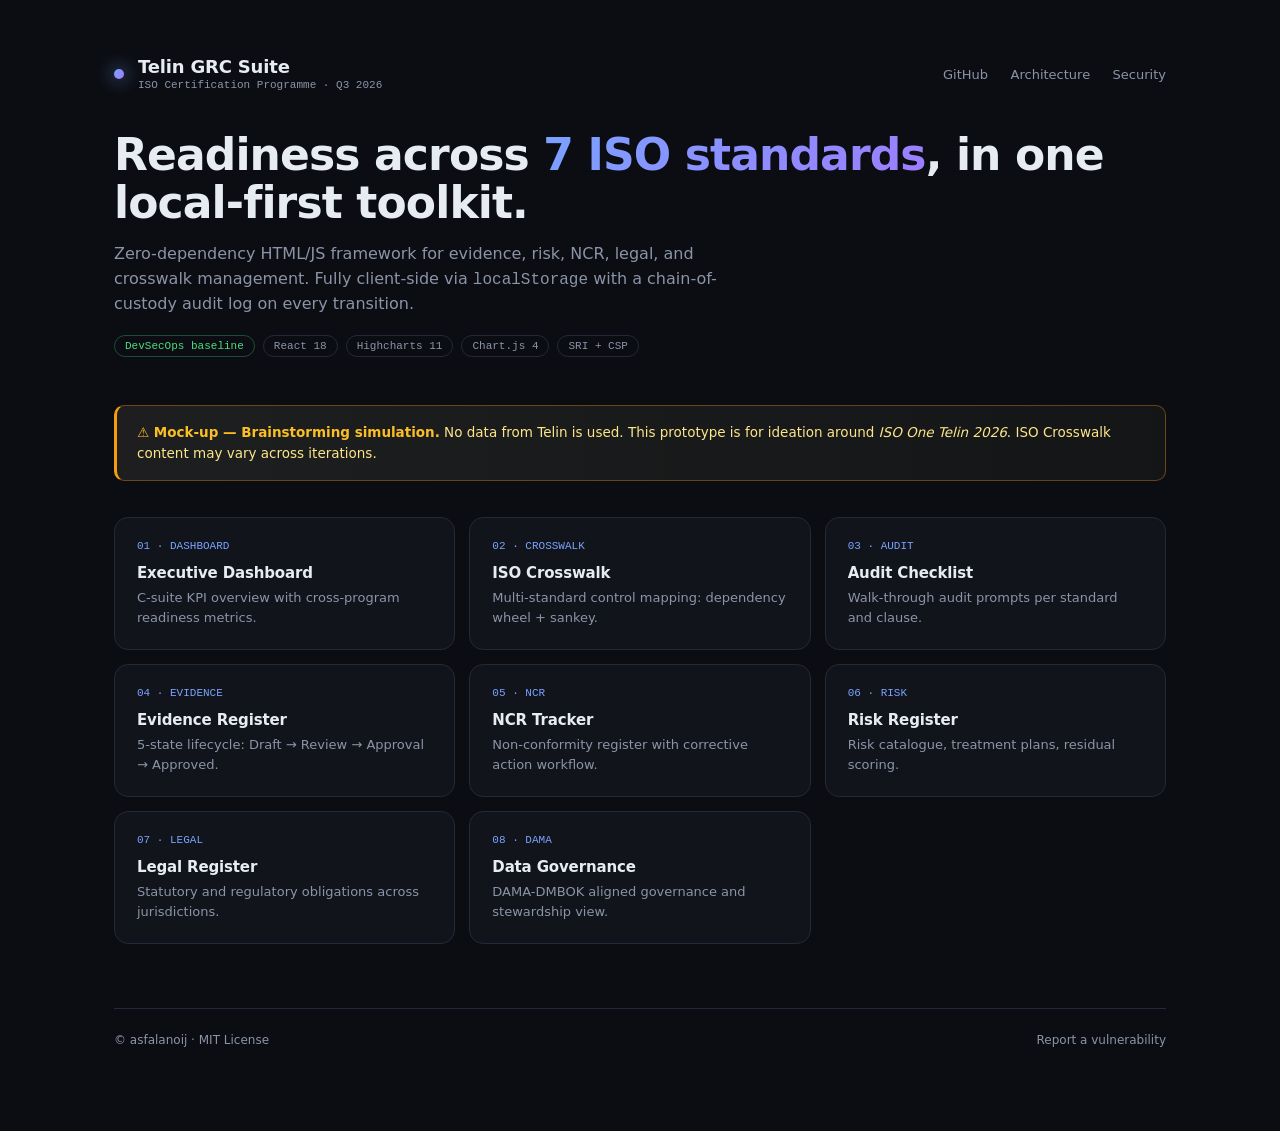
<file: index.html>
<!DOCTYPE html>
<html lang="en">
<head>
<meta charset="UTF-8" />
<meta http-equiv="Content-Security-Policy" content="default-src 'self'; script-src 'self' 'unsafe-inline'; style-src 'self' https://fonts.googleapis.com 'unsafe-inline'; font-src 'self' https://fonts.gstatic.com data:; img-src 'self' data: https:; connect-src 'self'; object-src 'none'; base-uri 'self'; frame-ancestors 'self'; form-action 'self'" />
<meta http-equiv="X-Content-Type-Options" content="nosniff" />
<meta name="referrer" content="strict-origin-when-cross-origin" />
<meta http-equiv="Permissions-Policy" content="geolocation=(), microphone=(), camera=()" />
<link rel="stylesheet" href="theme.css" />
<meta name="viewport" content="width=device-width, initial-scale=1.0" />
<title>Telin GRC Suite — ISO Certification Programme 2026</title>
<link rel="preconnect" href="https://fonts.googleapis.com" />
<link rel="preconnect" href="https://fonts.gstatic.com" crossorigin />
<link href="https://fonts.googleapis.com/css2?family=Plus+Jakarta+Sans:wght@400;500;600;700;800&family=Inter:wght@400;500;600&family=DM+Mono:wght@400;500&display=swap" rel="stylesheet" />
<style>
  :root {
    --bg: #0b0d12;
    --panel: #11141b;
    --panel-2: #161a23;
    --border: #232938;
    --fg: #e7ecf3;
    --muted: #8b94a7;
    --accent: #7aa2ff;
    --accent-2: #9d7dff;
    --good: #4ade80;
  }
  * { box-sizing: border-box; }
  html, body { margin: 0; padding: 0; background: var(--bg); color: var(--fg); font-family: 'Plus Jakarta Sans', system-ui, sans-serif; -webkit-font-smoothing: antialiased; }
  .wrap { max-width: 1100px; margin: 0 auto; padding: 56px 24px 80px; }
  header { display: flex; align-items: center; justify-content: space-between; gap: 24px; margin-bottom: 40px; flex-wrap: wrap; }
  .brand { display: flex; align-items: center; gap: 14px; }
  .brand .dot { width: 10px; height: 10px; border-radius: 50%; background: linear-gradient(135deg, var(--accent), var(--accent-2)); box-shadow: 0 0 18px var(--accent); }
  .brand h1 { font-size: 18px; font-weight: 700; margin: 0; letter-spacing: -0.01em; }
  .brand .tag { font-family: 'DM Mono', monospace; font-size: 11px; color: var(--muted); margin-top: 2px; }
  nav a { color: var(--muted); text-decoration: none; font-size: 13px; margin-left: 18px; transition: color .15s; }
  nav a:hover { color: var(--fg); }
  .hero { margin: 24px 0 48px; }
  .hero h2 { font-size: clamp(28px, 4vw, 44px); line-height: 1.1; margin: 0 0 14px; letter-spacing: -0.02em; font-weight: 800; }
  .hero h2 span { background: linear-gradient(135deg, var(--accent), var(--accent-2)); -webkit-background-clip: text; background-clip: text; color: transparent; }
  .hero p { color: var(--muted); font-size: 16px; max-width: 620px; line-height: 1.55; margin: 0; }
  .badges { margin-top: 18px; display: flex; gap: 8px; flex-wrap: wrap; }
  .badge { font-family: 'DM Mono', monospace; font-size: 11px; padding: 4px 10px; border: 1px solid var(--border); border-radius: 999px; color: var(--muted); }
  .badge.good { color: var(--good); border-color: rgba(74, 222, 128, 0.3); }
  .grid { display: grid; grid-template-columns: repeat(auto-fill, minmax(260px, 1fr)); gap: 14px; }
  .card { display: block; padding: 22px; background: var(--panel); border: 1px solid var(--border); border-radius: 14px; text-decoration: none; color: inherit; transition: transform .12s, border-color .12s, background .12s; }
  .card:hover { transform: translateY(-2px); border-color: var(--accent); background: var(--panel-2); }
  .card h3 { margin: 0 0 6px; font-size: 15px; font-weight: 600; letter-spacing: -0.01em; }
  .card p { margin: 0; font-size: 13px; color: var(--muted); line-height: 1.5; }
  .card .icon { font-family: 'DM Mono', monospace; font-size: 11px; color: var(--accent); margin-bottom: 12px; display: block; }
  footer { margin-top: 64px; padding-top: 24px; border-top: 1px solid var(--border); display: flex; justify-content: space-between; align-items: center; gap: 16px; flex-wrap: wrap; font-size: 12px; color: var(--muted); }
  footer a { color: var(--muted); text-decoration: none; }
  footer a:hover { color: var(--fg); }
</style>
<script src="data/iso.js"></script>
<script src="components/cmdk.js" defer></script>
<script src="components/toast.js" defer></script>
</head>
<body>
<div class="wrap">
  <header>
    <div class="brand">
      <span class="dot"></span>
      <div>
        <h1>Telin GRC Suite</h1>
        <div class="tag">ISO Certification Programme · Q3 2026</div>
      </div>
    </div>
    <nav>
      <a href="https://github.com/asfalanoij/iso" target="_blank" rel="noopener">GitHub</a>
      <a href="Architecture.md">Architecture</a>
      <a href="SECURITY.md">Security</a>
    </nav>
  </header>

  <section class="hero">
    <h2>Readiness across <span>7 ISO standards</span>, in one local-first toolkit.</h2>
    <p>Zero-dependency HTML/JS framework for evidence, risk, NCR, legal, and crosswalk management. Fully client-side via <code>localStorage</code> with a chain-of-custody audit log on every transition.</p>
    <div class="badges">
      <span class="badge good">DevSecOps baseline</span>
      <span class="badge">React 18</span>
      <span class="badge">Highcharts 11</span>
      <span class="badge">Chart.js 4</span>
      <span class="badge">SRI + CSP</span>
    </div>
  </section>

  <section style="margin: 0 0 36px; padding: 16px 20px; background: linear-gradient(90deg, rgba(254,243,199,.08), rgba(253,230,138,.04)); border: 1px solid rgba(245,158,11,.35); border-left: 3px solid #f59e0b; border-radius: 10px; color: #fde68a; font-size: 13.5px; line-height: 1.55;">
    <strong style="color: #fbbf24;">⚠ Mock-up — Brainstorming simulation.</strong>
    No data from Telin is used. This prototype is for ideation around <em>ISO One Telin 2026</em>. ISO Crosswalk content may vary across iterations.
  </section>

  <section class="grid">
    <a class="card" href="Dashboard.html"><span class="icon">01 · DASHBOARD</span><h3>Executive Dashboard</h3><p>C-suite KPI overview with cross-program readiness metrics.</p></a>
    <a class="card" href="ISO%20Crosswalk.html"><span class="icon">02 · CROSSWALK</span><h3>ISO Crosswalk</h3><p>Multi-standard control mapping: dependency wheel + sankey.</p></a>
    <a class="card" href="Audit%20Checklist.html"><span class="icon">03 · AUDIT</span><h3>Audit Checklist</h3><p>Walk-through audit prompts per standard and clause.</p></a>
    <a class="card" href="Evidence%20Register.html"><span class="icon">04 · EVIDENCE</span><h3>Evidence Register</h3><p>5-state lifecycle: Draft → Review → Approval → Approved.</p></a>
    <a class="card" href="NCR%20Tracker.html"><span class="icon">05 · NCR</span><h3>NCR Tracker</h3><p>Non-conformity register with corrective action workflow.</p></a>
    <a class="card" href="Risk%20Register.html"><span class="icon">06 · RISK</span><h3>Risk Register</h3><p>Risk catalogue, treatment plans, residual scoring.</p></a>
    <a class="card" href="Legal%20Register.html"><span class="icon">07 · LEGAL</span><h3>Legal Register</h3><p>Statutory and regulatory obligations across jurisdictions.</p></a>
    <a class="card" href="Data%20Governance.html"><span class="icon">08 · DAMA</span><h3>Data Governance</h3><p>DAMA-DMBOK aligned governance and stewardship view.</p></a>
  </section>

  <footer>
    <div>© asfalanoij · MIT License</div>
    <div><a href="https://github.com/asfalanoij/iso/security/advisories/new">Report a vulnerability</a></div>
  </footer>
</div>
</body>
</html>
</file>
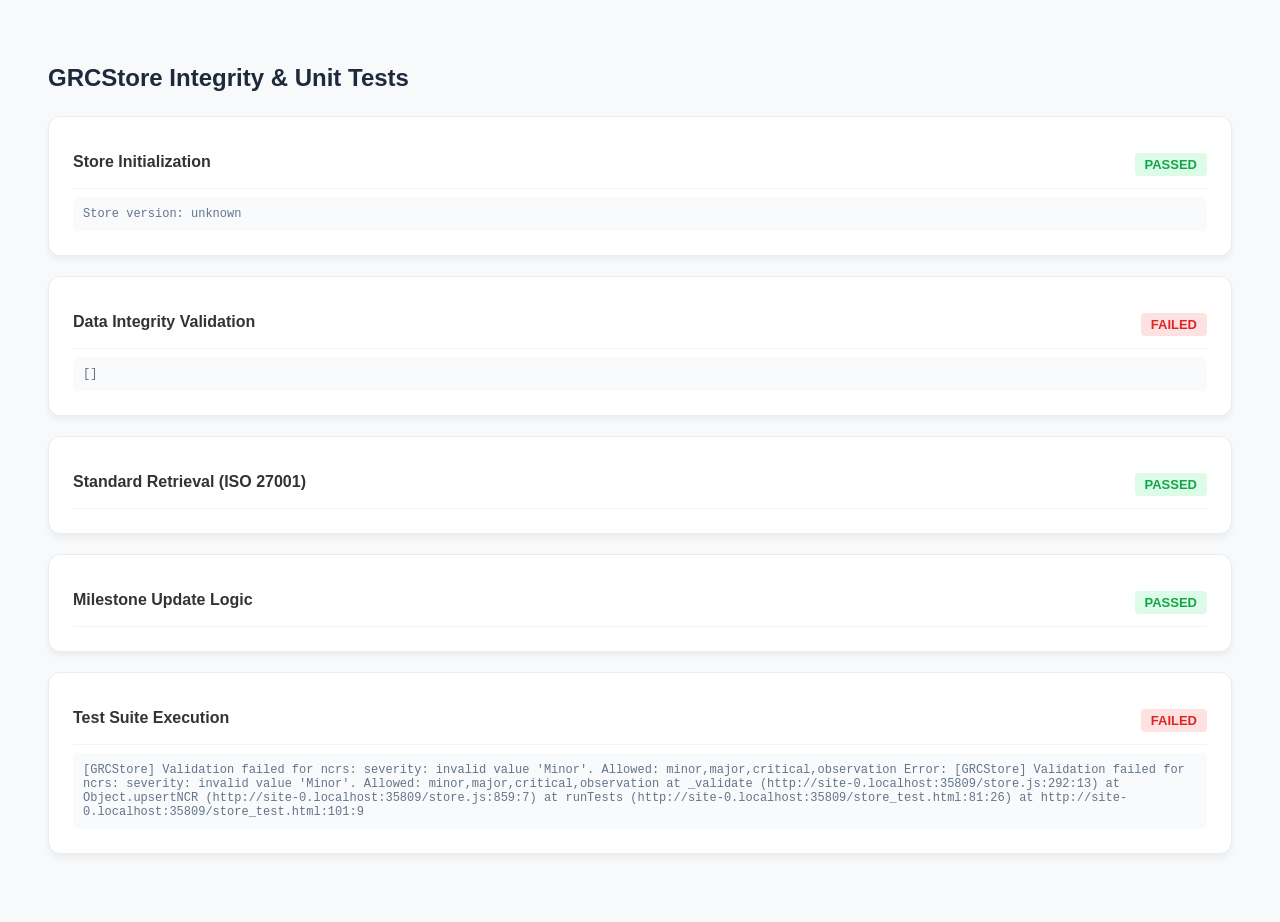
<file: store_test.html>
<!DOCTYPE html>
<html lang="en">
<head>
    <meta charset="UTF-8">
<meta http-equiv="Content-Security-Policy" content="default-src 'self'; script-src 'self' https://cdn.jsdelivr.net https://unpkg.com 'unsafe-inline' 'unsafe-eval'; style-src 'self' https://fonts.googleapis.com 'unsafe-inline'; font-src 'self' https://fonts.gstatic.com data:; img-src 'self' data: https:; connect-src 'self'; object-src 'none'; base-uri 'self'; frame-ancestors 'self'; form-action 'self'" />
<meta http-equiv="X-Content-Type-Options" content="nosniff" />
<meta name="referrer" content="strict-origin-when-cross-origin" />
<meta http-equiv="Permissions-Policy" content="geolocation=(), microphone=(), camera=()" />
    <title>GRCStore Integrity & Unit Tests</title>
    <style>
        body { font-family: -apple-system, BlinkMacSystemFont, "Segoe UI", Roboto, Helvetica, Arial, sans-serif; padding: 40px; background: #f8f9fa; color: #333; }
        .test-card { background: white; border-radius: 12px; box-shadow: 0 4px 6px rgba(0,0,0,0.05); padding: 24px; margin-bottom: 20px; border: 1px solid #e9ecef; }
        h1 { font-size: 24px; margin-bottom: 24px; color: #1e293b; }
        .status { font-weight: 700; padding: 4px 10px; border-radius: 4px; font-size: 13px; }
        .pass { background: #dcfce7; color: #16a34a; }
        .fail { background: #fee2e2; color: #dc2626; }
        .result-item { display: flex; justify-content: space-between; padding: 12px 0; border-bottom: 1px solid #f1f3f5; }
        .details { font-family: monospace; font-size: 12px; color: #64748b; margin-top: 8px; background: #f8fafc; padding: 10px; border-radius: 6px; }
    </style>
</head>
<body>
<h1>GRCStore Integrity & Unit Tests</h1>
    
    <div id="results"></div>

    <script src="store.js"></script>
<script src="data/iso.js"></script>
<script src="components/cmdk.js" defer></script>
<script src="components/toast.js" defer></script>
    <script>
        const resultsDiv = document.getElementById('results');

        function logTest(name, passed, details = '') {
            const card = document.createElement('div');
            card.className = 'test-card';
            card.innerHTML = `
                <div class="result-item">
                    <span style="font-weight: 600;">${name}</span>
                    <span class="status ${passed ? 'pass' : 'fail'}">${passed ? 'PASSED' : 'FAILED'}</span>
                </div>
                ${details ? `<div class="details">${details}</div>` : ''}
            `;
            resultsDiv.appendChild(card);
        }

        async function runTests() {
            try {
                // Test 1: Store Initialization
                const store = GRCStore.get();
                logTest('Store Initialization', !!store, `Store version: ${store.version || 'unknown'}`);

                // Test 2: Integrity Validation
                const integrity = GRCStore.validateIntegrity();
                const integrityPassed = integrity.consistency === 100;
                logTest('Data Integrity Validation', integrityPassed, JSON.stringify(integrity, null, 2));

                // Test 3: Standard Retrieval
                const isms = GRCStore.getStandard('iso27001');
                logTest('Standard Retrieval (ISO 27001)', !!isms && isms.abbr === 'ISMS');

                // Test 4: Milestone Updates
                const milestones = GRCStore.getMilestones('iso27001');
                if (milestones.length > 0) {
                    const originalStatus = milestones[0].status;
                    const testStatus = originalStatus === 'done' ? 'in-progress' : 'done';
                    GRCStore.updateMilestone('iso27001', milestones[0].id, { status: testStatus });
                    const updated = GRCStore.getMilestones('iso27001')[0];
                    logTest('Milestone Update Logic', updated.status === testStatus);
                    // Revert
                    GRCStore.updateMilestone('iso27001', milestones[0].id, { status: originalStatus });
                }

                // Test 5: Evidence & NCR Relationship
                const newNCR = {
                    standardId: 'iso27001',
                    clauseRef: 'Test Clause',
                    severity: 'Minor',
                    finding: 'Unit test finding',
                    status: 'open'
                };
                GRCStore.upsertNCR(newNCR);
                const ncrs = GRCStore.getNCRs({ standardId: 'iso27001' });
                const addedNCR = ncrs.find(n => n.finding === 'Unit test finding');
                logTest('NCR Upsert Logic', !!addedNCR);
                
                if (addedNCR) {
                    GRCStore.deleteNCR(addedNCR.id);
                    const ncrsAfter = GRCStore.getNCRs({ standardId: 'iso27001' });
                    logTest('NCR Delete & Cascade Logic', !ncrsAfter.find(n => n.id === addedNCR.id));
                }

                // Test 6: Cross-Module Referral
                const stats = GRCStore.getDataStats();
                logTest('Stats Aggregation Engine', !!stats && typeof stats.milestones === 'object');

            } catch (err) {
                logTest('Test Suite Execution', false, err.message + '\n' + err.stack);
            }
        }

        runTests();
    </script>
</body>
</html>
</file>
<file: theme.css>
/* Telin GRC Suite — shared design tokens + global layout
   Loaded by every page as <link rel="stylesheet" href="theme.css">.

   What lives here:
   - Color, typography, radius, shadow tokens (single source)
   - Reset + base typography
   - Fixed left sidebar layout (.app-sidebar, .app-main)
   - Mobile breakpoint: hide sidebar under 900px

   What does NOT live here:
   - Page-specific component styles (still in each page's <style>)
   - Module-specific layouts
*/

/* ── Design tokens ────────────────────────────────────────────────── */
:root {
  /* Brand */
  --red: #E2001A;
  --red-light: #FFF1F2;
  --red-mid: #FECDCD;
  --navy: #0D1B2A;

  /* Neutrals */
  --gray-50:  #f7f7f5;
  --gray-100: #f1f1f0;
  --gray-200: #e9ecef;
  --gray-300: #dee2e6;
  --gray-400: #ced4da;
  --gray-500: #868685;
  --gray-600: #6C757D;
  --gray-700: #37352f;
  --gray-800: #212529;
  --gray-900: #050505;

  /* Status */
  --green: #16A34A;
  --green-light: #DCFCE7;
  --amber: #D97706;
  --amber-light: #FEF3C7;
  --blue: #2563EB;
  --blue-light: #EFF6FF;

  /* Type */
  --font: 'Plus Jakarta Sans', system-ui, -apple-system, sans-serif;
  --mono: 'DM Mono', ui-monospace, monospace;

  /* Layout */
  --sidebar-w: 240px;

  /* Surfaces */
  --shadow-sm: 0 1px 2px rgba(15, 15, 15, 0.08);
  --shadow:    0 1px 3px rgba(15, 15, 15, 0.10);
  --shadow-md: 0 4px 6px -1px rgba(15, 15, 15, 0.10), 0 2px 4px -1px rgba(15, 15, 15, 0.06);

  /* Radii */
  --radius: 6px;
  --radius-pill: 9999px;
  --radius-lg: 10px;

  /* Glass */
  --glass-bg: #fff;
  --glass-border: var(--gray-200);
}

/* ── Reset (idempotent — pages may include their own resets) ──────── */
*, *::before, *::after { box-sizing: border-box; }
html, body { height: 100%; }
body {
  margin: 0;
  font-family: var(--font);
  background: var(--gray-50);
  color: var(--gray-900);
  font-size: 14px;
  -webkit-font-smoothing: antialiased;
}

/* ── Shared layout for module pages ───────────────────────────────── */
/* Pages opt in by adding `<aside id="app-sidebar">` + wrapping content in `<main class="app-main">`.
   Sidebar is position: fixed so existing page layouts don't need to change. */
.app-sidebar {
  position: fixed;
  top: 0; left: 0; bottom: 0;
  width: var(--sidebar-w);
  background: var(--navy);
  color: rgba(255, 255, 255, 0.6);
  display: flex;
  flex-direction: column;
  z-index: 100;
  font-family: var(--font);
}
.app-sidebar__brand {
  display: flex; align-items: center; gap: 10px;
  padding: 22px 18px 16px;
  border-bottom: 1px solid rgba(255, 255, 255, 0.08);
}
.app-sidebar__logo {
  width: 34px; height: 34px;
  background: var(--red);
  border-radius: 8px;
  display: flex; align-items: center; justify-content: center;
  color: #fff; font-weight: 800; font-size: 15px; letter-spacing: -0.5px;
}
.app-sidebar__title    { color: #fff; font-weight: 700; font-size: 14px; line-height: 1.2; }
.app-sidebar__subtitle { color: rgba(255, 255, 255, 0.45); font-size: 11px; line-height: 1.3; margin-top: 2px; }

.app-sidebar__section-title {
  font-size: 10px; font-weight: 700; letter-spacing: 0.5px; text-transform: uppercase;
  color: rgba(255, 255, 255, 0.3);
  padding: 14px 18px 6px;
}
.app-sidebar__nav { padding: 8px 10px; flex: 1; overflow-y: auto; }
.app-sidebar__link {
  display: flex; align-items: center; gap: 10px;
  padding: 8px 10px;
  border-radius: 6px;
  color: rgba(255, 255, 255, 0.55);
  font-size: 13px;
  text-decoration: none;
  margin-bottom: 1px;
  transition: background 0.12s, color 0.12s;
  cursor: pointer;
}
.app-sidebar__link:hover {
  background: rgba(255, 255, 255, 0.06);
  color: rgba(255, 255, 255, 0.9);
}
.app-sidebar__link[aria-current="page"] {
  background: rgba(226, 0, 26, 0.18);
  color: #FF6B7A;
  font-weight: 600;
}
.app-sidebar__icon { font-size: 15px; width: 18px; text-align: center; flex-shrink: 0; }

.app-sidebar__footer {
  padding: 10px 18px 14px;
  border-top: 1px solid rgba(255, 255, 255, 0.08);
  font-size: 10px;
  color: rgba(255, 255, 255, 0.25);
}

/* Main content next to the fixed sidebar */
.app-main {
  margin-left: var(--sidebar-w);
  min-height: 100vh;
}

/* ── Mobile: sidebar becomes slide-in drawer + hamburger ─────────── */
.app-sidebar { transition: transform 0.22s ease; }
.app-sidebar-hamburger {
  display: none;
  position: fixed;
  top: 12px; left: 12px;
  width: 40px; height: 40px;
  background: var(--navy);
  color: #fff;
  border: 1px solid rgba(255, 255, 255, 0.12);
  border-radius: 8px;
  z-index: 102;
  font-size: 18px;
  align-items: center; justify-content: center;
  box-shadow: var(--shadow);
  cursor: pointer;
}
.app-sidebar-backdrop {
  display: none;
  position: fixed;
  inset: 0;
  background: rgba(13, 27, 42, 0.55);
  z-index: 99;
  opacity: 0;
  transition: opacity 0.18s ease;
}
.app-sidebar.is-open + .app-sidebar-backdrop { display: block; opacity: 1; }

@media (max-width: 900px) {
  .app-sidebar {
    transform: translateX(-100%);
    box-shadow: var(--shadow-md);
  }
  .app-sidebar.is-open { transform: translateX(0); }
  .app-main { margin-left: 0; padding-top: 60px; /* clear hamburger */ }
  .app-sidebar-hamburger { display: inline-flex; }
}

/* ── Cmd+K hint chip in sidebar footer ───────────────────────────── */
.app-cmdk-hint {
  display: inline-flex;
  align-items: center;
  gap: 6px;
  padding: 6px 10px;
  background: rgba(255, 255, 255, 0.04);
  border: 1px solid rgba(255, 255, 255, 0.08);
  border-radius: 6px;
  color: rgba(255, 255, 255, 0.55);
  font-size: 11px;
  font-family: var(--font);
  cursor: pointer;
  transition: background 0.12s, color 0.12s;
}
.app-cmdk-hint:hover {
  background: rgba(255, 255, 255, 0.08);
  color: rgba(255, 255, 255, 0.9);
}
.app-cmdk-hint kbd {
  font-family: var(--mono);
  font-size: 10px;
  padding: 2px 5px;
  background: rgba(255, 255, 255, 0.08);
  border: 1px solid rgba(255, 255, 255, 0.12);
  border-radius: 3px;
  color: rgba(255, 255, 255, 0.85);
}

/* ── Cmd+K palette modal ─────────────────────────────────────────── */
.app-cmdk-backdrop {
  display: none;
  position: fixed;
  inset: 0;
  background: rgba(13, 27, 42, 0.45);
  backdrop-filter: blur(2px);
  z-index: 1000;
  align-items: flex-start;
  justify-content: center;
  padding: 12vh 20px 20px;
  opacity: 0;
  transition: opacity 0.15s ease;
}
.app-cmdk-backdrop.is-open { display: flex; opacity: 1; }

.app-cmdk-modal {
  width: 100%;
  max-width: 620px;
  background: #fff;
  border: 1px solid var(--gray-200);
  border-radius: 12px;
  box-shadow: 0 20px 50px -10px rgba(15, 15, 15, 0.30), 0 8px 16px -4px rgba(15, 15, 15, 0.12);
  overflow: hidden;
  display: flex;
  flex-direction: column;
  max-height: 70vh;
  font-family: var(--font);
}

.app-cmdk-input-wrap {
  display: flex;
  align-items: center;
  gap: 10px;
  padding: 12px 16px;
  border-bottom: 1px solid var(--gray-100);
}
.app-cmdk-prompt {
  font-family: var(--mono);
  font-size: 11px;
  font-weight: 700;
  color: var(--gray-500);
  background: var(--gray-100);
  padding: 4px 8px;
  border-radius: 4px;
  letter-spacing: 0.4px;
}
.app-cmdk-input {
  flex: 1;
  border: 0;
  outline: 0;
  background: transparent;
  font-size: 15px;
  color: var(--gray-900);
  font-family: var(--font);
  padding: 4px 0;
}
.app-cmdk-input::placeholder { color: var(--gray-500); }
.app-cmdk-hint-key {
  font-family: var(--mono);
  font-size: 10px;
  padding: 3px 6px;
  background: var(--gray-100);
  color: var(--gray-600);
  border-radius: 4px;
  letter-spacing: 0.3px;
}

.app-cmdk-list {
  overflow-y: auto;
  padding: 6px;
  flex: 1;
}
.app-cmdk-item {
  display: flex;
  align-items: center;
  gap: 12px;
  width: 100%;
  padding: 9px 10px;
  border: 0;
  border-radius: 6px;
  background: transparent;
  text-align: left;
  cursor: pointer;
  transition: background 0.08s;
}
.app-cmdk-item.is-active { background: var(--blue-light); }
.app-cmdk-item-icon {
  width: 26px; height: 26px;
  display: inline-flex; align-items: center; justify-content: center;
  background: var(--gray-100);
  border-radius: 6px;
  color: var(--gray-700);
  font-size: 13px; font-weight: 600;
  flex-shrink: 0;
}
.app-cmdk-item--page      .app-cmdk-item-icon { background: #FEE2E2; color: var(--red); }
.app-cmdk-item--clause    .app-cmdk-item-icon { background: #DBEAFE; color: var(--blue); }
.app-cmdk-item--standard  .app-cmdk-item-icon { background: var(--green-light); color: var(--green); }
.app-cmdk-item--extension .app-cmdk-item-icon { background: var(--amber-light); color: var(--amber); }
.app-cmdk-item-body { display: flex; flex-direction: column; min-width: 0; flex: 1; }
.app-cmdk-item-title {
  font-size: 13.5px; font-weight: 600; color: var(--gray-900);
  overflow: hidden; text-overflow: ellipsis; white-space: nowrap;
}
.app-cmdk-item-sub {
  font-size: 11.5px; color: var(--gray-600); margin-top: 2px;
  overflow: hidden; text-overflow: ellipsis; white-space: nowrap;
}
.app-cmdk-item-kind {
  font-family: var(--mono);
  font-size: 10px;
  color: var(--gray-500);
  text-transform: uppercase;
  letter-spacing: 0.5px;
  flex-shrink: 0;
}
.app-cmdk-empty {
  padding: 32px 16px;
  text-align: center;
  color: var(--gray-500);
  font-size: 13px;
}

.app-cmdk-foot {
  display: flex;
  gap: 16px;
  padding: 10px 16px;
  border-top: 1px solid var(--gray-100);
  font-size: 11px;
  color: var(--gray-500);
}
.app-cmdk-foot kbd {
  font-family: var(--mono);
  font-size: 10px;
  padding: 2px 5px;
  background: var(--gray-100);
  border: 1px solid var(--gray-200);
  border-radius: 3px;
  margin-right: 4px;
  color: var(--gray-700);
}

/* Cmd+K match highlight */
.app-cmdk-item-title mark,
.app-cmdk-item-sub mark {
  background: rgba(245, 158, 11, 0.20);
  color: inherit;
  padding: 0 1px;
  border-radius: 2px;
  font-weight: 700;
}

/* ── Toast notifications ─────────────────────────────────────────── */
.app-toast-container {
  position: fixed;
  bottom: max(20px, env(safe-area-inset-bottom, 16px));
  right: 20px;
  z-index: 1100;
  display: flex;
  flex-direction: column;
  gap: 10px;
  pointer-events: none;
  max-width: 360px;
}
.app-toast {
  pointer-events: auto;
  display: flex;
  align-items: center;
  gap: 10px;
  padding: 12px 14px 12px 12px;
  background: #fff;
  border: 1px solid var(--gray-200);
  border-left: 3px solid var(--gray-400);
  border-radius: 8px;
  box-shadow: 0 8px 20px -4px rgba(15, 15, 15, 0.18), 0 2px 6px -1px rgba(15, 15, 15, 0.08);
  font: 500 13px/1.4 var(--font);
  color: var(--gray-900);
  text-align: left;
  cursor: pointer;
  transform: translateX(120%);
  opacity: 0;
  transition: transform 0.22s ease, opacity 0.22s ease;
  min-width: 220px;
}
.app-toast.is-shown { transform: translateX(0); opacity: 1; }
.app-toast.is-leaving { transform: translateX(120%); opacity: 0; }
.app-toast__icon {
  width: 22px; height: 22px;
  display: inline-flex; align-items: center; justify-content: center;
  border-radius: 50%;
  font-weight: 800;
  font-size: 12px;
  flex-shrink: 0;
  color: #fff;
}
.app-toast__msg { flex: 1; }
.app-toast--success { border-left-color: var(--green); }
.app-toast--success .app-toast__icon { background: var(--green); }
.app-toast--error   { border-left-color: var(--red); }
.app-toast--error   .app-toast__icon { background: var(--red); }
.app-toast--info    { border-left-color: var(--blue); }
.app-toast--info    .app-toast__icon { background: var(--blue); }
.app-toast--warn    { border-left-color: var(--amber); }
.app-toast--warn    .app-toast__icon { background: var(--amber); }

/* ── Skeleton loaders (inside #root before React boots) ───────────── */
.app-skeleton {
  padding: 28px;
  animation-delay: 200ms;
  animation-name: app-skeleton-fade-in;
  animation-duration: 240ms;
  animation-fill-mode: both;
}
@keyframes app-skeleton-fade-in { from { opacity: 0; } to { opacity: 1; } }
.app-skeleton__row {
  height: 14px;
  background: linear-gradient(90deg, var(--gray-100) 0%, var(--gray-200) 50%, var(--gray-100) 100%);
  background-size: 400% 100%;
  border-radius: 4px;
  margin-bottom: 10px;
  animation: app-skeleton-shimmer 1.4s ease-in-out infinite;
}
.app-skeleton__row--lg  { height: 22px; width: 50%; }
.app-skeleton__row--md  { height: 16px; width: 75%; }
.app-skeleton__row--sm  { height: 12px; width: 40%; }
@keyframes app-skeleton-shimmer {
  0%   { background-position: 100% 0; }
  100% { background-position: -100% 0; }
}

/* ── Empty states for module pages ────────────────────────────────── */
.app-empty {
  display: flex;
  flex-direction: column;
  align-items: center;
  text-align: center;
  padding: 48px 24px;
  background: #fff;
  border: 1px dashed var(--gray-300);
  border-radius: 12px;
  margin: 16px auto;
  max-width: 520px;
}
.app-empty__icon {
  width: 56px; height: 56px;
  border-radius: 50%;
  background: var(--gray-100);
  color: var(--gray-500);
  display: inline-flex; align-items: center; justify-content: center;
  font-size: 22px;
  margin-bottom: 16px;
}
.app-empty__title {
  font-size: 16px; font-weight: 700; color: var(--gray-900);
  margin: 0 0 6px;
}
.app-empty__sub {
  font-size: 13px; color: var(--gray-600); line-height: 1.5;
  max-width: 360px;
  margin: 0 0 18px;
}
.app-empty__cta {
  display: inline-flex; align-items: center; gap: 6px;
  padding: 8px 14px;
  background: var(--navy);
  color: #fff;
  font-size: 13px; font-weight: 600;
  border-radius: 6px;
  border: 0;
  cursor: pointer;
  transition: background 0.12s;
}
.app-empty__cta:hover { background: #1B2C44; }

/* ── Hash deep-link pulse-highlight ────────────────────────────────── */
@keyframes app-cmdk-flash {
  0%   { box-shadow: 0 0 0 0 rgba(37, 99, 235, 0.55); background: rgba(37, 99, 235, 0.10); }
  60%  { box-shadow: 0 0 0 8px rgba(37, 99, 235, 0); background: rgba(37, 99, 235, 0.10); }
  100% { box-shadow: 0 0 0 0 rgba(37, 99, 235, 0); background: transparent; }
}
.is-cmdk-flash {
  animation: app-cmdk-flash 1.6s ease-out 1;
  border-radius: 4px;
}

/* ── Scrollbar polish ─────────────────────────────────────────────── */
::-webkit-scrollbar { width: 8px; height: 8px; }
::-webkit-scrollbar-track { background: transparent; }
::-webkit-scrollbar-thumb { background: var(--gray-300); border-radius: 4px; }
::-webkit-scrollbar-thumb:hover { background: var(--gray-400); }
.app-sidebar ::-webkit-scrollbar-thumb { background: rgba(255, 255, 255, 0.1); }
.app-sidebar ::-webkit-scrollbar-thumb:hover { background: rgba(255, 255, 255, 0.2); }
</file>
